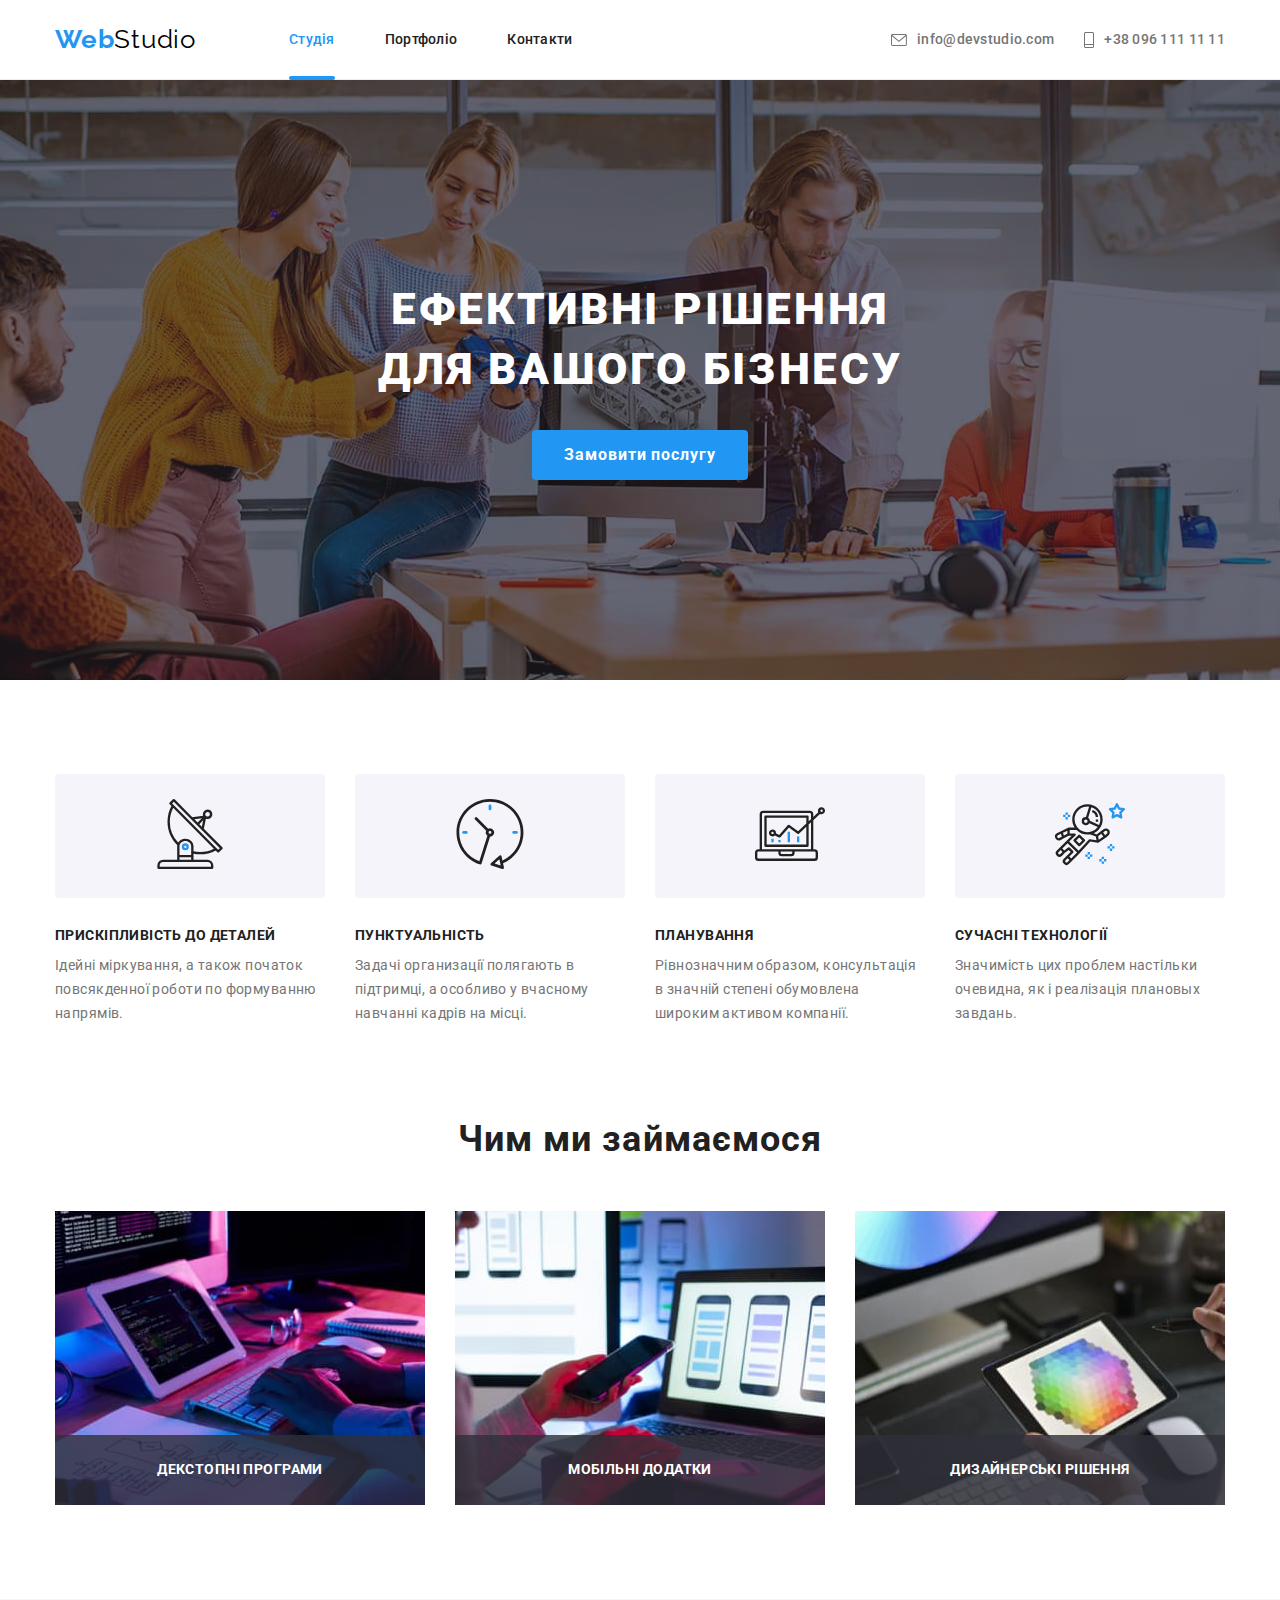
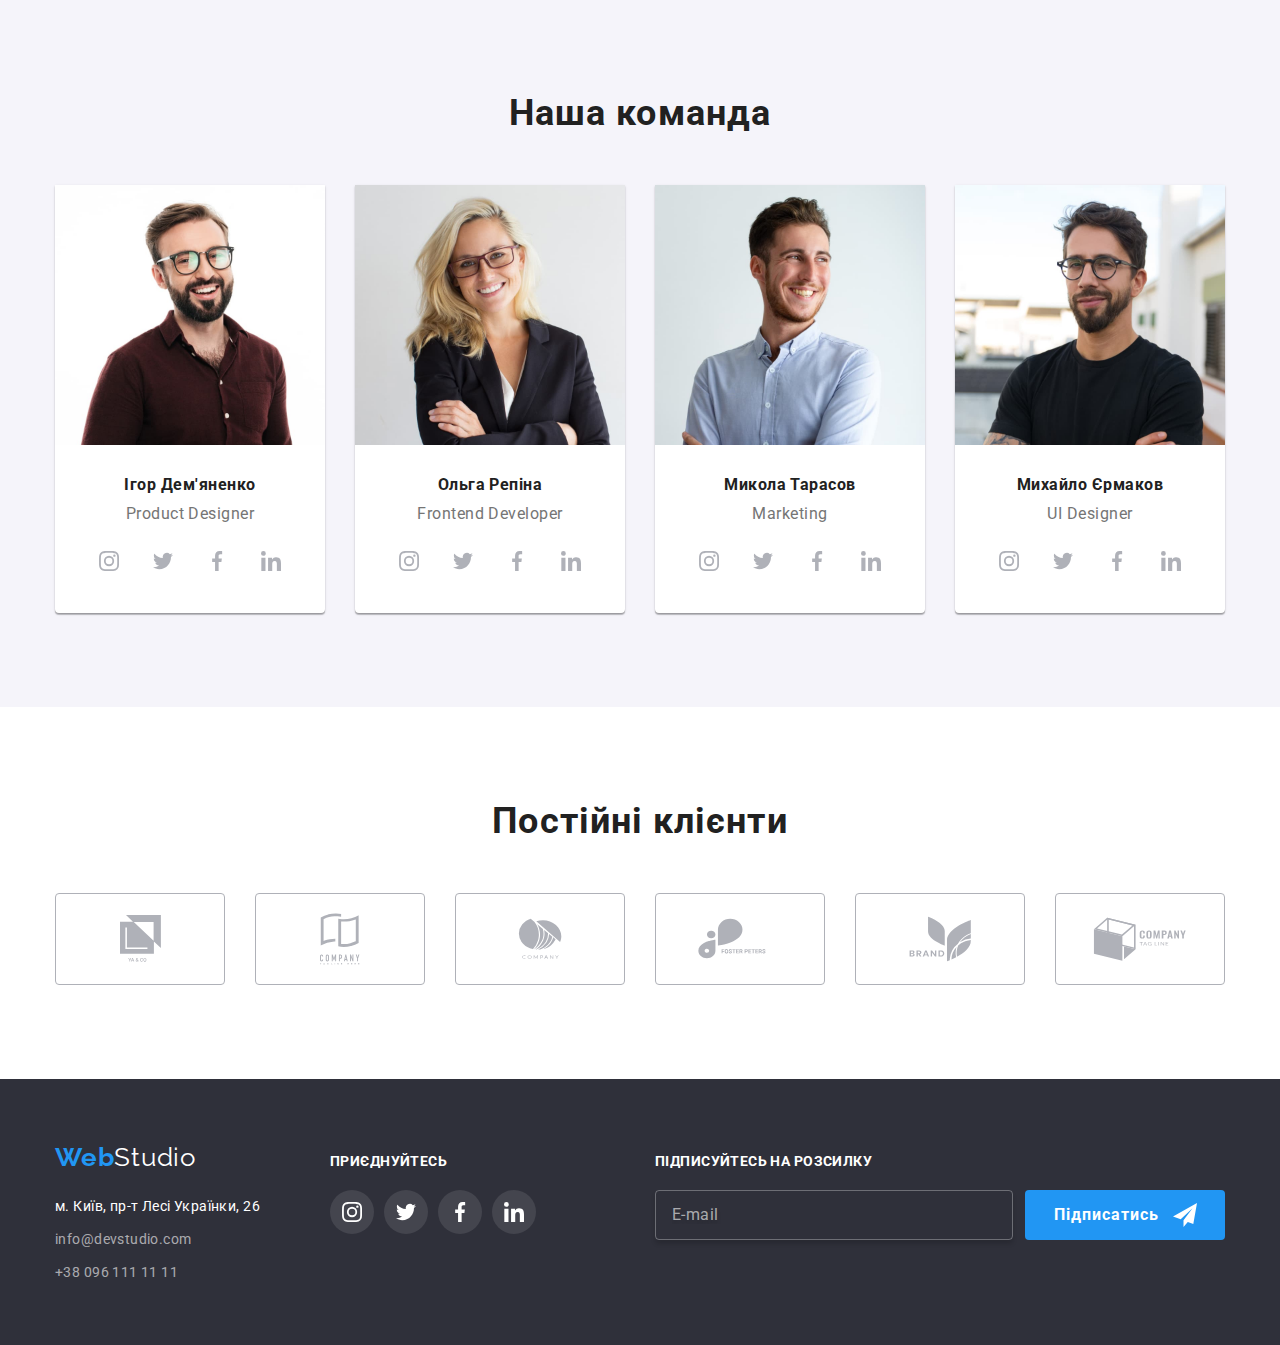
<file: index.html>
<!doctype html>
<html lang="uk-UA">
    <head>
        <meta charset="UTF-8">
        <meta name="viewport" content="width=device-width, initial-scale=1.0">
        <meta http-equiv="X-UA-Compatible" content="ie=edge">
        <title>Головна</title>
        <!--Імпорт шрифтів в HTML5-->
        <link rel="preconnect" href="https://fonts.googleapis.com">
        <link rel="preconnect" href="https://fonts.gstatic.com" crossorigin>
        <link href="https://fonts.googleapis.com/css2?family=Raleway:wght@700&family=Roboto:wght@400;500;700;900&display=swap"
              rel="stylesheet">
        <!--Імпорт зображення на шапку сайту-->
        <link rel="icon" href="./images/goit.png" type="image/png">
        <!--Підключення стилів-->
        <link rel="stylesheet" href="https://cdnjs.cloudflare.com/ajax/libs/modern-normalize/1.1.0/modern-normalize.min.css">
        <link rel="stylesheet" href="./styles/styles.css" type="text/css">
    </head>
    <!-- ДЗ №6 goit-markup-hw-06 -->

    <body class="body-general">

        <!--Хедер-->
        <header class="header-content">
            <!--Контейнер контенту - ширина 1200px-->
            <div class="container-content">
                <!--Обгортка для хедеру-->
                <div class="header-navigation">

                    <!--Блок навігації-->
                    <nav class="header-navigation">

                        <!--Логотип-->
                        <a class="header-logo" href="./"><span class="logo-prefix">Web</span>Studio</a>

                        <!--Навігація-->
                        <ul class="navigation-list">
                            <li class="navigation-item">
                                <a class="navigation-link current" href="./">Студія</a>
                            </li>
                            <li class="navigation-item">
                                <a class="navigation-link" href="./portfolio.html">Портфоліо</a>
                            </li>
                            <li class="navigation-item">
                                <a class="navigation-link" href="#">Контакти</a>
                            </li>
                        </ul>

                    </nav>

                    <!--Контакти-->
                    <ul class="header-contacts">
                        <li class="contact-item">
                            <a class="email-link" href="mailto:info@devstudio.com">
                                <svg class="contact-image" width="16px" height="12px">
                                    <use href="./images/icons.svg#envelope"></use>
                                </svg>
                                info@devstudio.com</a>
                        </li>
                        <li class="contact-item">
                            <a class="telephone-link" href="tel:380961111111">
                                <svg class="contact-image" width="10px" height="16px">
                                    <use href="./images/icons.svg#smartphone"></use>
                                </svg>
                                +38 096 111 11 11</a>
                        </li>
                    </ul>

                </div>
            </div>
        </header>

        <!--Контент-->
        <main class="main-content">

            <!--Замовлення-->
            <section class="section section-order">
                <!--Контейнер контенту - ширина 1200px-->
                <div class="container-content">

                        <h1 class="order-title">Ефективні рішення для вашого бізнесу</h1>

                        <button class="button" type="button" data-modal-open>Замовити послугу</button>

                </div>
            </section>

            <!--Про нас-->
            <section class="section">
                <!--Контейнер контенту - ширина 1200px-->
                <div class="container-content">

                    <!--Заголовок для секції-->
                    <h2 class="hidden-title">Цей заголовок схований</h2>

                    <!--Наші цілі-->
                    <ul class="box-list">
                        <li class="about-item">
                            <div class="about-box">
                                <svg class="about-image" width="70px" height="70px">
                                    <use href="./images/icons.svg#antenna"></use>
                                </svg>
                            </div>
                            <h3 class="about-title">Прискіпливість до деталей</h3>
                            <p class="about-text">
                                Ідейні міркування, а також початок повсякденної роботи по формуванню напрямів.
                            </p>
                        </li>
                        <li class="about-item">
                            <div class="about-box">
                                <svg class="about-image" width="70px" height="70px">
                                    <use href="./images/icons.svg#clock"></use>
                                </svg>
                            </div>
                            <h3 class="about-title">Пунктуальність</h3>
                            <p class="about-text">
                                Задачі организації полягають в підтримці, а особливо у вчасному навчанні кадрів на
                                місці.
                            </p>
                        </li>
                        <li class="about-item">
                            <div class="about-box">
                                <svg class="about-image" width="70px" height="70px">
                                    <use href="./images/icons.svg#diagram"></use>
                                </svg>
                            </div>
                            <h3 class="about-title">Планування</h3>
                            <p class="about-text">
                                Рівнозначним образом, консультація в значній степені обумовлена широким активом
                                компанії.
                            </p>
                        </li>
                        <li class="about-item">
                            <div class="about-box">
                                <svg class="about-image" width="70px" height="70px">
                                    <use href="./images/icons.svg#astronaut"></use>
                                </svg>
                            </div>
                            <h3 class="about-title">Сучасні технології</h3>
                            <p class="about-text">
                                Значимість цих проблем настільки очевидна, як і реалізація плановых завдань.
                            </p>
                        </li>
                    </ul>

                </div>
            </section>

            <!--Чим ми займаємося-->
            <section class="section section-our-work">
                <!--Контейнер контенту - ширина 1200px-->
                <div class="container-content">

                    <!--Заголовок для секції-->
                    <h2 class="work-title">Чим ми займаємося</h2>

                    <!--Наше покликання-->
                    <ul class="box-list">
                        <li class="work-item">
                            <img class="box-image" src="./images/image1.jpg" alt="Друк коду на клавіатурі"
                                 width="370" title="Втілюємо ваші мрії">
                            <h3 class="work-category">Декстопні програми</h3>
                        </li>
                        <li class="work-item">
                            <img class="box-image" src="./images/image2.jpg" alt="Звірка дизайну сторінки на смартфоні"
                                 width="370" title="Підтримуємо вас на вашому шляху">
                            <h3 class="work-category">Мобільні додатки</h3>
                        </li>
                        <li class="work-item">
                            <img class="box-image" src="./images/image3.jpg" alt="Вибір палітри кольорів на планшеті"
                                 width="370" title="Формуємо стратегію вашого успіху">
                            <h3 class="work-category">Дизайнерські рішення</h3>
                        </li>
                    </ul>

                </div>
            </section>

            <!--Наша команда-->
            <section class="section section-team">
                <!--Контейнер контенту - ширина 1200px-->
                <div class="container-content">

                    <!--Заголовок для секції-->
                    <h2 class="work-title">Наша команда</h2>

                    <!--Кадровий апарат-->
                    <ul class="box-list">

                        <li class="team-item">
                            <img class="box-image" src="./images/photo1.jpg" alt="Фото Ігор Дем'яненко"
                                 width="270" title="Ігор Дем'яненко">
                            <h3 class="team-name">Ігор Дем'яненко</h3>
                            <p class="team-name name-job">Product Designer</p>

                            <!--Соціальці мережі-->
                            <ul class="social-list">
                                <li class="social-item">
                                    <a class="social-link" href="#">
                                        <svg class="social-box" width="20px" height="20px">
                                            <use href="./images/icons.svg#instagram"></use>
                                        </svg>
                                    </a>
                                </li>
                                <li class="social-item">
                                    <a class="social-link" href="#">
                                        <svg class="social-box" width="20px" height="20px">
                                            <use href="./images/icons.svg#twitter"></use>
                                        </svg>
                                    </a>
                                </li>
                                <li class="social-item">
                                    <a class="social-link" href="#">
                                        <svg class="social-box" width="20px" height="20px">
                                            <use href="./images/icons.svg#facebook"></use>
                                        </svg>
                                    </a>
                                </li>
                                <li class="social-item">
                                    <a class="social-link" href="#">
                                        <svg class="social-box" width="20px" height="20px">
                                            <use href="./images/icons.svg#linkedin"></use>
                                        </svg>
                                    </a>
                                </li>
                            </ul>
                        </li>

                        <li class="team-item">
                            <img class="box-image" src="./images/photo2.jpg" alt="Фото Ольга Репіна"
                                 width="270" title="Ольга Репіна">
                            <h3 class="team-name">Ольга Репіна</h3>
                            <p class="team-name name-job">Frontend Developer</p>

                            <!--Соціальці мережі-->
                            <ul class="social-list">
                                <li class="social-item">
                                    <a class="social-link" href="#">
                                        <svg class="social-box" width="20px" height="20px">
                                            <use href="./images/icons.svg#instagram"></use>
                                        </svg>
                                    </a>
                                </li>
                                <li class="social-item">
                                    <a class="social-link" href="#">
                                        <svg class="social-box" width="20px" height="20px">
                                            <use href="./images/icons.svg#twitter"></use>
                                        </svg>
                                    </a>
                                </li>
                                <li class="social-item">
                                    <a class="social-link" href="#">
                                        <svg class="social-box" width="20px" height="20px">
                                            <use href="./images/icons.svg#facebook"></use>
                                        </svg>
                                    </a>
                                </li>
                                <li class="social-item">
                                    <a class="social-link" href="#">
                                        <svg class="social-box" width="20px" height="20px">
                                            <use href="./images/icons.svg#linkedin"></use>
                                        </svg>
                                    </a>
                                </li>
                            </ul>
                        </li>

                        <li class="team-item">
                            <img class="box-image" src="./images/photo3.jpg" alt="Фото Микола Тарасов"
                                 width="270" title="Микола Тарасов">
                            <h3 class="team-name">Микола Тарасов</h3>
                            <p class="team-name name-job">Marketing</p>

                            <!--Соціальці мережі-->
                            <ul class="social-list">
                                <li class="social-item">
                                    <a class="social-link" href="#">
                                        <svg class="social-box" width="20px" height="20px">
                                            <use href="./images/icons.svg#instagram"></use>
                                        </svg>
                                    </a>
                                </li>
                                <li class="social-item">
                                    <a class="social-link" href="#">
                                        <svg class="social-box" width="20px" height="20px">
                                            <use href="./images/icons.svg#twitter"></use>
                                        </svg>
                                    </a>
                                </li>
                                <li class="social-item">
                                    <a class="social-link" href="#">
                                        <svg class="social-box" width="20px" height="20px">
                                            <use href="./images/icons.svg#facebook"></use>
                                        </svg>
                                    </a>
                                </li>
                                <li class="social-item">
                                    <a class="social-link" href="#">
                                        <svg class="social-box" width="20px" height="20px">
                                            <use href="./images/icons.svg#linkedin"></use>
                                        </svg>
                                    </a>
                                </li>
                            </ul>
                        </li>

                        <li class="team-item">
                            <img class="box-image" src="./images/photo4.jpg" alt="Фото Михайло Єрмаков"
                                 width="270" title="Михайло Єрмаков">
                            <h3 class="team-name">Михайло Єрмаков</h3>
                            <p class="team-name name-job">UI Designer</p>

                            <!--Соціальці мережі-->
                            <ul class="social-list">
                                <li class="social-item">
                                    <a class="social-link" href="#">
                                        <svg class="social-box" width="20px" height="20px">
                                            <use href="./images/icons.svg#instagram"></use>
                                        </svg>
                                    </a>
                                </li>
                                <li class="social-item">
                                    <a class="social-link" href="#">
                                        <svg class="social-box" width="20px" height="20px">
                                            <use href="./images/icons.svg#twitter"></use>
                                        </svg>
                                    </a>
                                </li>
                                <li class="social-item">
                                    <a class="social-link" href="#">
                                        <svg class="social-box" width="20px" height="20px">
                                            <use href="./images/icons.svg#facebook"></use>
                                        </svg>
                                    </a>
                                </li>
                                <li class="social-item">
                                    <a class="social-link" href="#">
                                        <svg class="social-box" width="20px" height="20px">
                                            <use href="./images/icons.svg#linkedin"></use>
                                        </svg>
                                    </a>
                                </li>
                            </ul>
                        </li>

                    </ul>

                </div>
            </section>

            <!--Клієнти-->
            <section class="section">
                <!--Контейнер контенту - ширина 1200px-->
                <div class="container-content">

                    <!--Заголовок для секції-->
                    <h2 class="work-title">Постійні клієнти</h2>

                    <!--Клієнтура-->
                    <ul class="box-list">
                        <li class="client-item">
                            <a class="client-link" href="#">
                                <svg class="client-logo" width="41px" height="47px">
                                    <use href="./images/icons.svg#yaco"></use>
                                </svg>
                            </a>
                        </li>
                        <li class="client-item">
                            <a class="client-link" href="#">
                                <svg class="client-logo" width="40px" height="52px">
                                    <use href="./images/icons.svg#companytaglinehere"></use>
                                </svg>
                            </a>
                        </li>
                        <li class="client-item">
                            <a class="client-link" href="#">
                                <svg class="client-logo" width="44px" height="41px">
                                    <use href="./images/icons.svg#company"></use>
                                </svg>
                            </a>
                        </li>
                        <li class="client-item">
                            <a class="client-link" href="#">
                                <svg class="client-logo" width="84px" height="41px">
                                    <use href="./images/icons.svg#fosterpeters"></use>
                                </svg>
                            </a>
                        </li>
                        <li class="client-item">
                            <a class="client-link" href="#">
                                <svg class="client-logo" width="63px" height="46px">
                                    <use href="./images/icons.svg#brand"></use>
                                </svg>
                            </a>
                        </li>
                        <li class="client-item">
                            <a class="client-link" href="#">
                                <svg class="client-logo" width="94px" height="44px">
                                    <use href="./images/icons.svg#companytagline"></use>
                                </svg>
                            </a>
                        </li>
                    </ul>

                </div>
            </section>

        </main>

        <!--Футер-->
        <footer class="footer-content">
            <!--Контейнер контенту - ширина 1200px-->
            <div class="container-content">
                <!--Обгортка для футера-->
                <div class="footer-box">

                    <!--Блок для логотипу та адреси футера-->
                    <div class="footer-contact">

                        <!--Логотип футера-->
                        <a class="header-logo footer-logo" href="./"><span class="logo-prefix">Web</span>Studio</a>

                        <!--Адреса футера-->
                        <address class="footer-address">
                            <ul class="address-list">
                                <li class="address-item">
                                    <a class="address-link" href="https://bit.ly/3pXMvUd" target="_blank"
                                       rel="noopener noreferrer">м. Київ, пр-т Лесі Українки, 26</a>
                                </li>
                                <li class="address-item">
                                    <a class="email-link footer-email" href="mailto:info@devstudio.com">info@devstudio.com</a>
                                </li>
                                <li class="address-item">
                                    <a class="telephone-link footer-telephone" href="tel:380961111111">+38 096 111 11 11</a>
                                </li>
                            </ul>
                        </address>

                    </div>


                    <!--Приєднуйтесь-->
                    <div class="join-box">

                        <h3 class="join-title">Приєднуйтесь</h3>

                        <!--Приєднуйтесь - Соціальці мережі-->
                        <ul class="social-list">
                            <li class="social-item">
                                <a class="social-link join" href="#">
                                    <svg class="social-box" width="20px" height="20px">
                                        <use href="./images/icons.svg#instagram"></use>
                                    </svg>
                                </a>
                            </li>
                            <li class="social-item">
                                <a class="social-link join" href="#">
                                    <svg class="social-box" width="20px" height="20px">
                                        <use href="./images/icons.svg#twitter"></use>
                                    </svg>
                                </a>
                            </li>
                            <li class="social-item">
                                <a class="social-link join" href="#">
                                    <svg class="social-box" width="20px" height="20px">
                                        <use href="./images/icons.svg#facebook"></use>
                                    </svg>
                                </a>
                            </li>
                            <li class="social-item">
                                <a class="social-link join" href="#">
                                    <svg class="social-box" width="20px" height="20px">
                                        <use href="./images/icons.svg#linkedin"></use>
                                    </svg>
                                </a>
                            </li>
                        </ul>

                    </div>

                    <!--Підписуйтесь на розсилку-->
                    <div class="subscription-box">

                        <h3 class="join-title">Підписуйтесь на розсилку</h3>

                        <!--Форма на розсилку-->
                        <form class="subscription-form" action="#" method="post">
                            <label class="hidden-title" for="subscription-email">Введіть email:</label>
                            <input class="subscription-email" type="email" name="subscription-email" id="subscription-email" placeholder="E-mail" required>
                            <button class="button subscription-button" type="submit">Підписатись
                                <svg class="subscription-image" width="24px" height="24px">
                                    <use href="./images/icons.svg#send"></use>
                                </svg>
                            </button>

                        </form>

                    </div>

                </div>
            </div>
        </footer>

        <!--Бекдроп-->
        <div class="backdrop is-hidden" data-modal>

            <!--Модальне вікно-->
            <div class="modal-box" data-box>

                <!--Контент модального вікна-->
                <button class="button-close" type="button" title="Закрити" data-modal-close>
                    <svg class="button-close-image" width="11px" height="11px">
                        <use href="./images/icons.svg#close"></use>
                    </svg>
                </button>

                <p class="modal-title">Залишіть свої дані, ми вам перезвонимо</p>

                <!--Форма модального вікна-->
                <form class="modal-form" action="#" method="post" autocomplete="off">

                    <label class="modal-label" for="modal-name">Ім'я</label>
                    <div class="modal-input">
                        <input class="modal-name" type="text" id="modal-name" name="user-name" required>
                        <svg class="modal-input-image" width="12px" height="12px">
                            <use href="./images/icons.svg#person"></use>
                        </svg>
                    </div>

                    <label class="modal-label" for="modal-phone">Телефон</label>
                    <div class="modal-input">
                        <input class="modal-phone" type="tel" id="modal-phone" name="user-phone" required>
                        <svg class="modal-input-image" width="14px" height="14px">
                            <use href="./images/icons.svg#phone"></use>
                        </svg>
                    </div>

                    <label class="modal-label" for="modal-email">Пошта</label>
                    <div class="modal-input">
                        <input class="modal-email" type="email" id="modal-email" name="user-email" required autocomplete="on">
                        <svg class="modal-input-image" width="16px" height="12px">
                            <use href="./images/icons.svg#email"></use>
                        </svg>
                    </div>

                    <label class="modal-label" for="modal-comment">Коментарі</label>
                    <textarea class="modal-comment" id="modal-comment" name="user-comment" placeholder="Введіть текст"></textarea>

                    <div class="modal-label-conditions">

                        <input class="modal-conditions" type="checkbox" id="modal-conditions" value="conditions" name="user-conditions">

                        <div class="conditions-box"></div>

                        <svg class="modal-conditions-image" width="13px" height="10px">
                            <use href="./images/icons.svg#check"></use>
                        </svg>

                        <label class="modal-conditions-title" for="modal-conditions">Погоджуюсь із розсилкою та приймаю</label>

                        <a class="modal-conditions-link" href="#">Умови договору</a>

                    </div>

                    <button class="button modal-button" type="submit" name="form-modal-button">Відправити</button>

                </form>

            </div>

        </div>

        <script src="./js/modal.js"></script>

    </body>

</html>
</file>
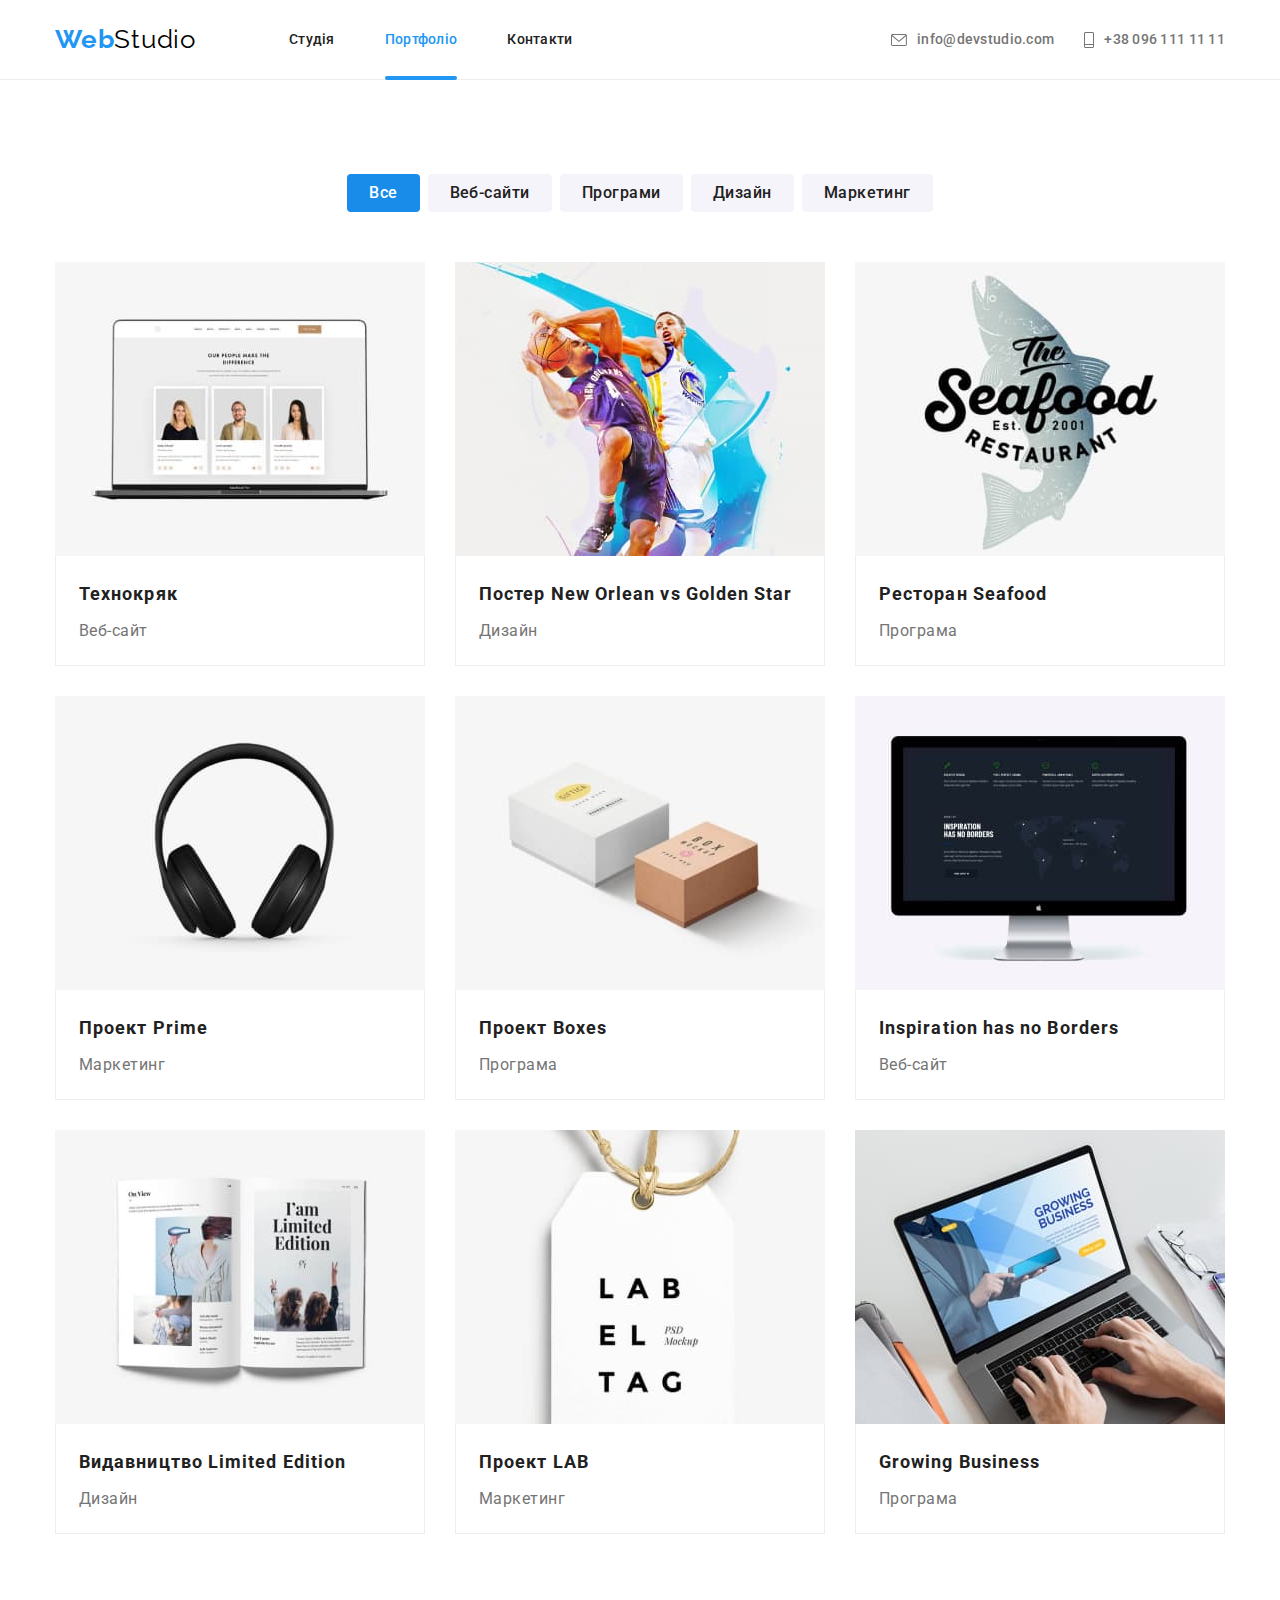
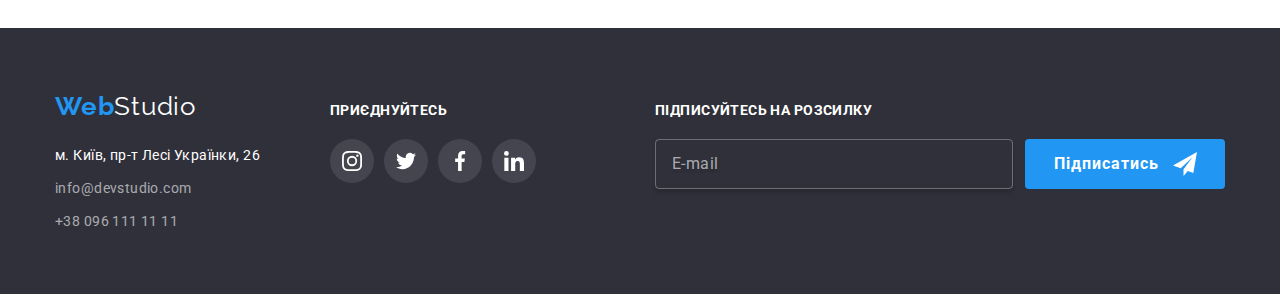
<file: portfolio.html>
<!doctype html>
<html lang="uk-UA">
    <head>
        <meta charset="UTF-8">
        <meta name="viewport" content="width=device-width, initial-scale=1.0">
        <meta http-equiv="X-UA-Compatible" content="ie=edge">
        <title>Портфоліо</title>
        <!--Імпорт шрифтів в HTML5-->
        <link rel="preconnect" href="https://fonts.googleapis.com">
        <link rel="preconnect" href="https://fonts.gstatic.com" crossorigin>
        <link href="https://fonts.googleapis.com/css2?family=Raleway:wght@700&family=Roboto:wght@400;500;700;900&display=swap"
              rel="stylesheet">
        <!--Імпорт зображення на шапку сайту-->
        <link rel="icon" href="./images/goit.png" type="image/png">
        <!--Підключення стилів-->
        <link rel="stylesheet" href="https://cdnjs.cloudflare.com/ajax/libs/modern-normalize/1.1.0/modern-normalize.min.css">
        <link rel="stylesheet" href="./styles/styles.css" type="text/css">
    </head>
    <!-- ДЗ №6 goit-markup-hw-06 -->

    <body class="body-general">

        <!--Хедер-->
        <header class="header-content">
            <!--Контейнер контенту - ширина 1200px-->
            <div class="container-content">
                <!--Обгортка для хедеру-->
                <div class="header-navigation">

                    <!--Блок навігації-->
                    <nav class="header-navigation">

                        <!--Логотип-->
                        <a class="header-logo" href="./"><span class="logo-prefix">Web</span>Studio</a>

                        <!--Навігація-->
                        <ul class="navigation-list">
                            <li class="navigation-item">
                                <a class="navigation-link" href="./">Студія</a>
                            </li>
                            <li class="navigation-item">
                                <a class="navigation-link current" href="./portfolio.html">Портфоліо</a>
                            </li>
                            <li class="navigation-item">
                                <a class="navigation-link" href="#">Контакти</a>
                            </li>
                        </ul>

                    </nav>

                    <!--Контакти-->
                    <ul class="header-contacts">
                        <li class="contact-item">
                            <a class="email-link" href="mailto:info@devstudio.com">
                                <svg class="contact-image" width="16px" height="12px">
                                    <use href="./images/icons.svg#envelope"></use>
                                </svg>
                                info@devstudio.com</a>
                        </li>
                        <li class="contact-item">
                            <a class="telephone-link" href="tel:380961111111">
                                <svg class="contact-image" width="10px" height="16px">
                                    <use href="./images/icons.svg#smartphone"></use>
                                </svg>
                                +38 096 111 11 11</a>
                        </li>
                    </ul>

                </div>
            </div>
        </header>

        <!--Контент-->
        <main class="main-content">

            <!--Секція постерів-->
            <section class="section">
                <!--Контейнер контенту - ширина 1200px-->
                <div class="container-content">

                    <!--Заголовок для секції-->
                    <h1 class="hidden-title">Цей заголовок схований</h1>

                    <!--Фільтр-->
                    <ul class="filter-list">
                        <li class="filter-item">
                            <button class="button filter-button cheсked" type="button">Все</button>
                        </li>
                        <li class="filter-item">
                            <button class="button filter-button" type="button">Веб-сайти</button>
                        </li>
                        <li class="filter-item">
                            <button class="button filter-button" type="button">Програми</button>
                        </li>
                        <li class="filter-item">
                            <button class="button filter-button" type="button">Дизайн</button>
                        </li>
                        <li class="filter-item">
                            <button class="button filter-button" type="button">Маркетинг</button>
                        </li>
                    </ul>

                    <!--Постери-->
                    <ul class="box-list">
                        <li class="poster-item">
                            <div class="poster-overlay">
                                <img class="box-image" src="./images/imageprofile1.jpg"
                                    width="370" alt="Технокряк" title="Технокряк">
                                <p class="poster-title">Ресурс пропонує комплексні пропозиції з різним рівнем функціоналу
                                    та сервісів. Все це дозволить відвідувачу отримати вичерпні відомості про компанію або
                                    приватну особу.</p>
                            </div>
                            <div class="poster-text">
                                <h3 class="poster-name">Технокряк</h3>
                                <p class="poster-category">Веб-сайт</p>
                            </div>
                        </li>
                        <li class="poster-item">
                            <div class="poster-overlay">
                                <img class="box-image" src="./images/imageprofile2.jpg"
                                    width="370" alt="Постер New Orlean vs Golden Star" title="Постер New Orlean vs Golden Star">
                                <p class="poster-title">Ресурс пропонує комплексні пропозиції з різним рівнем функціоналу
                                    та сервісів. Все це дозволить відвідувачу отримати вичерпні відомості про компанію або
                                    приватну особу.</p>
                            </div>
                            <div class="poster-text">
                                <h3 class="poster-name">Постер New Orlean vs Golden Star</h3>
                                <p class="poster-category">Дизайн</p>
                            </div>
                        </li>
                        <li class="poster-item">
                            <div class="poster-overlay">
                                <img class="box-image" src="./images/imageprofile3.jpg"
                                    width="370" alt="Ресторан Seafood" title="Ресторан Seafood">
                                <p class="poster-title">Ресурс пропонує комплексні пропозиції з різним рівнем функціоналу
                                    та сервісів. Все це дозволить відвідувачу отримати вичерпні відомості про компанію або
                                    приватну особу.</p>
                            </div>
                            <div class="poster-text">
                                <h3 class="poster-name">Ресторан Seafood</h3>
                                <p class="poster-category">Програма</p>
                            </div>
                        </li>
                        <li class="poster-item">
                            <div class="poster-overlay">
                                <img class="box-image" src="./images/imageprofile4.jpg"
                                    width="370" alt="Проект Prime" title="Проект Prime">
                                <p class="poster-title">Ресурс пропонує комплексні пропозиції з різним рівнем функціоналу
                                    та сервісів. Все це дозволить відвідувачу отримати вичерпні відомості про компанію або
                                    приватну особу.</p>
                            </div>
                            <div class="poster-text">
                                <h3 class="poster-name">Проект Prime</h3>
                                <p class="poster-category">Маркетинг</p>
                            </div>
                        </li>
                        <li class="poster-item">
                            <div class="poster-overlay">
                                <img class="box-image" src="./images/imageprofile5.jpg"
                                    width="370" alt="Проект Boxes" title="Проект Boxes">
                                <p class="poster-title">Ресурс пропонує комплексні пропозиції з різним рівнем функціоналу
                                    та сервісів. Все це дозволить відвідувачу отримати вичерпні відомості про компанію або
                                    приватну особу.</p>
                            </div>
                            <div class="poster-text">
                                <h3 class="poster-name">Проект Boxes</h3>
                                <p class="poster-category">Програма</p>
                            </div>
                        </li>
                        <li class="poster-item">
                            <div class="poster-overlay">
                                <img class="box-image" src="./images/imageprofile6.jpg"
                                    width="370" alt="Inspiration has no Borders" title="Inspiration has no Borders">
                                <p class="poster-title">Ресурс пропонує комплексні пропозиції з різним рівнем функціоналу
                                    та сервісів. Все це дозволить відвідувачу отримати вичерпні відомості про компанію або
                                    приватну особу.</p>
                            </div>
                            <div class="poster-text">
                                <h3 class="poster-name">Inspiration has no Borders</h3>
                                <p class="poster-category">Веб-сайт</p>
                            </div>
                        </li>
                        <li class="poster-item">
                            <div class="poster-overlay">
                                <img class="box-image" src="./images/imageprofile7.jpg"
                                    width="370" alt="Видавництво Limited Edition" title="Видавництво Limited Edition">
                                <p class="poster-title">Ресурс пропонує комплексні пропозиції з різним рівнем функціоналу
                                    та сервісів. Все це дозволить відвідувачу отримати вичерпні відомості про компанію або
                                    приватну особу.</p>
                            </div>
                            <div class="poster-text">
                                <h3 class="poster-name">Видавництво Limited Edition</h3>
                                <p class="poster-category">Дизайн</p>
                            </div>
                        </li>
                        <li class="poster-item">
                            <div class="poster-overlay">
                                <img class="box-image" src="./images/imageprofile8.jpg"
                                    width="370" alt="Проект LAB" title="Проект LAB">
                                <p class="poster-title">Ресурс пропонує комплексні пропозиції з різним рівнем функціоналу
                                    та сервісів. Все це дозволить відвідувачу отримати вичерпні відомості про компанію або
                                    приватну особу.</p>
                            </div>
                            <div class="poster-text">
                                <h3 class="poster-name">Проект LAB</h3>
                                <p class="poster-category">Маркетинг</p>
                            </div>
                        </li>
                        <li class="poster-item">
                            <div class="poster-overlay">
                                <img class="box-image" src="./images/imageprofile9.jpg"
                                    width="370" alt="Growing Business" title="Growing Business">
                                <p class="poster-title">Ресурс пропонує комплексні пропозиції з різним рівнем функціоналу
                                    та сервісів. Все це дозволить відвідувачу отримати вичерпні відомості про компанію або
                                    приватну особу.</p>
                            </div>
                            <div class="poster-text">
                                <h3 class="poster-name">Growing Business</h3>
                                <p class="poster-category">Програма</p>
                            </div>
                        </li>
                    </ul>

                </div>
            </section>

        </main>

        <!--Футер-->
        <footer class="footer-content">
            <!--Контейнер контенту - ширина 1200px-->
            <div class="container-content">
                <!--Обгортка для футера-->
                <div class="footer-box">

                    <!--Блок для логотипу та адреси футера-->
                    <div class="footer-contact">

                        <!--Логотип футера-->
                        <a class="header-logo footer-logo" href="./"><span class="logo-prefix">Web</span>Studio</a>

                        <!--Адреса футера-->
                        <address class="footer-address">
                            <ul class="address-list">
                                <li class="address-item">
                                    <a class="address-link" href="https://bit.ly/3pXMvUd" target="_blank"
                                       rel="noopener noreferrer">м. Київ, пр-т Лесі Українки, 26</a>
                                </li>
                                <li class="address-item">
                                    <a class="email-link footer-email" href="mailto:info@devstudio.com">info@devstudio.com</a>
                                </li>
                                <li class="address-item">
                                    <a class="telephone-link footer-telephone" href="tel:380961111111">+38 096 111 11 11</a>
                                </li>
                            </ul>
                        </address>

                    </div>

                    <!--Приєднуйтесь-->
                    <div class="join-box">

                        <h3 class="join-title">Приєднуйтесь</h3>

                        <!--Приєднуйтесь - Соціальці мережі-->
                        <ul class="social-list">
                            <li class="social-item">
                                <a class="social-link join" href="#">
                                    <svg class="social-box" width="20px" height="20px">
                                        <use href="./images/icons.svg#instagram"></use>
                                    </svg>
                                </a>
                            </li>
                            <li class="social-item">
                                <a class="social-link join" href="#">
                                    <svg class="social-box" width="20px" height="20px">
                                        <use href="./images/icons.svg#twitter"></use>
                                    </svg>
                                </a>
                            </li>
                            <li class="social-item">
                                <a class="social-link join" href="#">
                                    <svg class="social-box" width="20px" height="20px">
                                        <use href="./images/icons.svg#facebook"></use>
                                    </svg>
                                </a>
                            </li>
                            <li class="social-item">
                                <a class="social-link join" href="#">
                                    <svg class="social-box" width="20px" height="20px">
                                        <use href="./images/icons.svg#linkedin"></use>
                                    </svg>
                                </a>
                            </li>
                        </ul>

                    </div>

                    <!--Підписуйтесь на розсилку-->
                    <div class="subscription-box">

                        <h3 class="join-title">Підписуйтесь на розсилку</h3>

                        <!--Форма на розсилку-->
                        <form class="subscription-form" action="#" method="post">
                            <label class="hidden-title" for="subscription-email">Введіть email:</label>
                            <input class="subscription-email" type="email" name="subscription-email" id="subscription-email" placeholder="E-mail">
                            <button class="button subscription-button" type="submit">Підписатись
                                <svg class="subscription-image" width="24px" height="24px">
                                    <use href="./images/icons.svg#send"></use>
                                </svg>
                            </button>

                        </form>

                    </div>

                </div>
            </div>
        </footer>

    </body>

</html>
</file>
<file: styles/styles.css>
:root {
    /*Кольори для фону секцій*/
    --primary-section-fon: #2F303A;
    --secondary-section-fon: #F5F4FA;
    --social-fon: rgba(255, 255, 255, 0.1);
    --overlay-fon: rgba(33, 150, 243, 0.9);

    /*Кольори для контенту*/
    --content-color: #FFFFFF;

    /*Кольори рамок*/
    --border-header-color: #ECECEC;
    --border-content-color: #EEEEEE;
    --border-subscription-email: rgba(255, 255, 255, 0.3);
    --modal-form: rgba(33, 33, 33, 0.2);

    /*Кольори тексту*/
    --logo-color: #000000;
    --primary-text-color: #212121;
    --secondary-text-color: #757575;
    --footer-text-color: rgba(255, 255, 255, 0.6);
    --icon-social: #afb1b8;
    --modal-placeholder: rgba(117, 117, 117, 0.5);

    /*Кольори блоків, ефектів ховера і фокусу*/
    --general-color: #2196F3;
    --focus-color: #188ce8;
    --gradient-color-1: #104970;
    --gradient-color-2: #a9a9ad;

    /*Кольори тіней та затемнень*/
    --shadow-button: rgba(0, 0, 0, 0.25);
    --main-shadow-button: rgba(0, 0, 0, 0.15);
    --box-shadow-1: rgba(0, 0, 0, 0.12);
    --box-shadow-2: rgba(0, 0, 0, 0.14);
    --box-shadow-3: rgba(0, 0, 0, 0.2);
    --box-shadow-4: rgba(0, 0, 0, 0.1);
    --box-shadow-5: rgba(0, 0, 0, 0.8);
    --box-shadow-6: rgba(0, 0, 0, 0.06);
    --box-shadow-7: rgba(0, 0, 0, 0.16);
    --box-shadow-8: rgba(47, 48, 58, 0.4);
    --box-shadow-9: rgba(47, 48, 58, 0.8);
}

/*Обнулення стилів браузера*/
html {
    box-sizing: border-box;
}

*,
*::after,
*::before {
    box-sizing: inherit;
    margin: 0;
}

h1,
h2,
h3,
h4,
h5,
h6,
p {
    margin: 0;
}

a {
    text-decoration: none;
    color: inherit;
}

ul {
    list-style: none;
    padding: 0;
    margin: 0;
}

img {
    display: block;
    max-width: 100%;
    height: auto;
}

address {
    font-style: normal;
}

/*Фон сторінки та головний шрифт*/
.body-general {
    background-color: var(--content-color);
    display: flex;
    flex-direction: column;
    min-height: 100vh;
    font-family: 'Roboto', sans-serif;
    font-weight: 500;
    font-size: 14px;
    line-height: 1.14;
    letter-spacing: 0.02em;
    color: var(--primary-text-color);
}
/*Контейнер контенту - ширина 1200px*/
.container-content {
    max-width: 1200px;
    padding: 0 15px;
    margin: 0 auto;
}

/*Хедер*/
.header-content {
    /*height: 80px;*/
    background-color: var(--content-color);
    border-bottom: 1px solid var(--border-header-color);
}

/*Обгортка для хедеру та блок навігації*/
.header-navigation {
    display: flex;
    align-items: center;
}

/*Логотип*/
.header-logo {
    display: inline-block;
    font-family: 'Raleway', sans-serif;
    font-weight: 400;
    font-size: 26px;
    line-height: 1.4;
    letter-spacing: 0.03em;
    color: var(--logo-color);
    transition-property: transform;
    transition-duration: 250ms;
    transition-timing-function:
        cubic-bezier(0.4, 0, 0.2, 1);
}

.logo-prefix {
    font-weight: 700;
    line-height: 1.2;
    color: var(--general-color);
}

.header-logo:focus {
    /*outline: none;*/
    transform: scale(1.1);
}

.header-logo:hover {
    transform: scale(1.2);
}

/*Навігація*/
.navigation-list {
    display: flex;
    margin-left: 93px;
}

.navigation-item + .navigation-item {
    margin-left: 50px;
}

.navigation-item {
    position: relative;
}

.navigation-item::before {
    content: '';
    position: absolute;
    right: 0;
    bottom: -1px;
    height: 4px;
    width: 0;
    background-color: var(--general-color);
    border-radius: 2px;
    /* transition-property: width background-color;
    transition-duration: 250ms;
    transition-timing-function:
        cubic-bezier(0.4, 0, 0.2, 1); */

    animation-name: animation-underline-none;
    animation-duration: 250ms;
    animation-direction: alternate;
    animation-fill-mode: forwards;
    animation-timing-function: cubic-bezier(0.4, 0, 0.2, 1);
}

@keyframes animation-underline {
    0% {
        left: 0;
        width: 0;
        background-color: var(--focus-color);
    }

    100% {
        left: 0;
        width: 100%;
        background-color: var(--focus-color);
    }
}

@keyframes animation-underline-none {
    0% {
        right: 0;
        width: 100%;
        background-color: var(--focus-color);
    }

    100% {
        right: 0;
        width: 0;
        background-color: var(--focus-color);
    }
}

.navigation-item:focus::before {
    /* left: 0;
    width: 100%;
    background-color: var(--focus-color); */

    animation-name: animation-underline;
    animation-duration: 250ms;
    animation-direction: alternate;
    animation-fill-mode: forwards;
    animation-timing-function: cubic-bezier(0.4, 0, 0.2, 1);
}

.navigation-item:hover::before {
    /* left: 0;
    width: 100%;
    background-color: var(--general-color); */

    animation-name: animation-underline;
    animation-duration: 250ms;
    animation-direction: alternate;
    animation-fill-mode: forwards;
    animation-timing-function: cubic-bezier(0.4, 0, 0.2, 1);
}

.navigation-link {
    display: block;
    position: relative;
    color: var(--primary-text-color);
    padding: 32px 0 31px;
    transition-property: color;
    transition-duration: 250ms;
    transition-timing-function:
        cubic-bezier(0.4, 0, 0.2, 1);
}

/*Декоративний елемент*/
/* .navigation-link::before {
    content: '';
    position: absolute;
    right: 0;
    bottom: -1px;
    height: 4px;
    width: 0;
    background-color: var(--general-color);
    border-radius: 2px; */
    /* transition-property: width background-color;
    transition-duration: 250ms;
    transition-timing-function:
        cubic-bezier(0.4, 0, 0.2, 1); */

    /* animation-name: animation-underline-none;
    animation-duration: 250ms;
    animation-direction: alternate;
    animation-fill-mode: forwards;
    animation-timing-function: cubic-bezier(0.4, 0, 0.2, 1);
} */

.current {
    color: var(--general-color);
    transition-property: color;
    transition-duration: 250ms;
    transition-timing-function:
        cubic-bezier(0.4, 0, 0.2, 1);
}

/*Декоративний елемент*/
.current::after {
    content: '';
    position: absolute;
    left: 0;
    bottom: -1px;
    height: 4px;
    width: 100%;
    background-color: var(--general-color);
    border-radius: 2px;
    transition-property: background-color;
    transition-duration: 250ms;
    transition-timing-function:
        cubic-bezier(0.4, 0, 0.2, 1);
}

.navigation-link:focus,
.current:focus {
    color: var(--focus-color);
}

.navigation-link:hover,
.current:hover {
    color: var(--general-color);
}

/* @keyframes animation-underline {
    0% {
        left: 0;
        width: 0;
        background-color: var(--focus-color);
    }

    100% {
        left: 0;
        width: 100%;
        background-color: var(--focus-color);
    }
}

@keyframes animation-underline-none {
    0% {
        right: 0;
        width: 100%;
        background-color: var(--focus-color);
    }

    100% {
        right: 0;
        width: 0;
        background-color: var(--focus-color);
    }
} */

/* .navigation-link:focus::before { */
    /* left: 0;
    width: 100%;
    background-color: var(--focus-color); */

    /* animation-name: animation-underline;
    animation-duration: 250ms;
    animation-direction: alternate;
    animation-fill-mode: forwards;
    animation-timing-function: cubic-bezier(0.4, 0, 0.2, 1);
} */

/* .navigation-link:hover::before { */
    /* left: 0;
    width: 100%;
    background-color: var(--general-color); */

    /* animation-name: animation-underline;
    animation-duration: 250ms;
    animation-direction: alternate;
    animation-fill-mode: forwards;
    animation-timing-function: cubic-bezier(0.4, 0, 0.2, 1);
} */

.current:focus::after {
    background-color: var(--focus-color);
}

.current:hover::after {
    background-color: var(--general-color);
}

/*Контакти*/
.header-contacts {
    display: flex;
    margin-left: auto;
}

.contact-item + .contact-item {
    margin-left: 30px;
}

.email-link,
.telephone-link {
    display: flex;
    position: relative;
    padding: 32px 0 31px;
    align-items: center;
    color: var(--secondary-text-color);
    transition-property: color fill;
    transition-duration: 250ms;
    transition-timing-function:
        cubic-bezier(0.4, 0, 0.2, 1);
}

/*Декоративний елемент*/
/* .email-link::before,
.telephone-link::before {
    content: '';
    position: absolute;
    right: 0;
    bottom: -1px;
    height: 4px;
    width: 0;
    background-color: var(--general-color);
    border-radius: 2px;
    transition-property: width;
    transition-duration: 250ms;
    transition-timing-function:
        cubic-bezier(0.4, 0, 0.2, 1);
}

.email-link:focus::before,
.telephone-link:focus::before {
    left: 0;
    width: 100%;
    background-color: var(--focus-color);
}

.email-link:hover::before,
.telephone-link:hover::before {
    left: 0;
    width: 100%;
    background-color: var(--general-color);
} */

.contact-image {
    display: inline-block;
    margin-right: 10px;
    fill: currentColor;
}

.email-link:focus,
.telephone-link:focus {
    color: var(--focus-color);
    fill: currentColor;
}

.email-link:hover,
.telephone-link:hover {
    color: var(--general-color);
    fill: currentColor;
}

/*Контент*/
.main-content {
    background-color: inherit;
    flex: 1 0 auto;
    /*Ця опція необхідна для того, щоб футер завжди був притиснутий до низу viewport при відсутності контенту*/
    /* Розширений запис властивості flex:*/
    /* flex-grow: 1; Коефіцієнт розтягування - коефіцієнт збільшення ширини flex-елементу відносно інших flex-елементів.*/
    /* flex-shrink: 0; Коефіцієнт звуження - коефіцієнт зменшення ширини flex-елементу щодо інших flex-елементів.*/
    /* flex-basis: auto; Базова ширина flex-елемента. */
}

.section {
    padding: 94px 0;
}

/*Замовлення*/
.section-order {
    /*height: 600px;*/
    padding: 200px 0;
    text-align: center;
    background-color: var(--primary-section-fon);
    background-image:
        linear-gradient(to right,
            var(--box-shadow-8),
            var(--box-shadow-8)),
        url("../images/photo.jpg");
    background-position: center;
    background-repeat: no-repeat;
}

.order-title {
    margin: 0 auto 30px;
    max-width: 600px;
    font-weight: 900;
    font-size: 44px;
    line-height: 1.36;
    letter-spacing: 0.06em;
    text-transform: uppercase;
    color: var(--content-color);
}

.button {
    background: var(--general-color);
    padding: 10px 32px;
    border: 0;
    border-radius: 4px;
    font-family: inherit;
    font-weight: 700;
    font-size: 16px;
    line-height: 1.88;
    letter-spacing: 0.06em;
    color: var(--content-color);
    /* box-shadow:
        0 4px 4px var(--shadow-button); */
    user-select: none;
    cursor: pointer;
    transition-property: background-image box-shadow text-shadow;
    transition-duration: 250ms;
    transition-timing-function:
        cubic-bezier(0.4, 0, 0.2, 1);
}

.button:focus,
.button:hover, 
.button:active {
    background: var(--focus-color);
    box-shadow:
        0 4px 4px var(--main-shadow-button);
}

/* .button:hover {
    background-image:
        linear-gradient(var(--general-color),
            var(--gradient-color-1));
}

.button:active {
    background-image:
        linear-gradient(var(--general-color),
            var(--gradient-color-1));
    box-shadow:
        inset 4px 4px 8px var(--main-shadow-button),
        inset -4px 4px 4px var(--main-shadow-button),
        inset 4px -4px 4px var(--main-shadow-button),
        inset -4px -4px 4px var(--main-shadow-button);
    text-shadow:
        4px 4px 4px var(--main-shadow-button),
        -4px 4px 4px var(--main-shadow-button),
        4px -4px 4px var(--main-shadow-button),
        -4px -4px 4px var(--main-shadow-button);
} */

/*Про нас*/

/*Заголовок для секції*/
.hidden-title {
    position: absolute;
    width: 1px;
    height: 1px;
    margin: -1px;
    border: 0;
    padding: 0;
    white-space: nowrap;
    clip-path: inset(100%);
    clip: rect(0 0 0 0);
    overflow: hidden;
}

/*Наші цілі*/
.box-list {
    display: flex;
    flex-wrap: wrap;
    margin: -15px;
}

.about-item {
    max-width: 270px;
    margin: 15px;
}

.about-box {
    /*height: 120px;*/
    background-color: var(--secondary-section-fon);
    border-radius: 4px;
    padding: 25px 0;
    margin-bottom: 30px;
    text-align: center;
}

.about-image {
    display: inline;
}

.about-title {
    margin-bottom: 10px;
    font-size: inherit;
    line-height: inherit;
    letter-spacing: 0.03em;
    text-transform: uppercase;
}

.about-text {
    font-weight: 400;
    line-height: 1.71;
    letter-spacing: 0.03em;
    color: var(--secondary-text-color);
}

/*Чим ми займаємося*/
.section-our-work {
    padding-top: 0;
    padding-bottom: 94px;
}

/*Заголовок для секції*/
.work-title {
    margin-bottom: 50px;
    font-size: 36px;
    line-height: 1.16;
    letter-spacing: 0.03em;
    text-align: center;
}

/*Наше покликання*/
.work-item {
    position: relative;
    max-width: 370px;
    margin: 15px;
}

.box-image {
    display: block;
    width: 100%;
}

.work-category {
    position: absolute;
    bottom: 0;
    height: 70px;
    width: 100%;
    padding: 27px 0;
    text-transform: uppercase;
    text-align: center;
    font-size: 14px;
    line-height: 1.14;
    letter-spacing: 0.03em;
    color: var(--content-color);
    background-color: var(--box-shadow-9);
}

/*Наша команда*/
.section-team {
    background-color: var(--secondary-section-fon);
}

/*Кадровий апарат*/
.team-item {
    max-width: 270px;
    margin: 15px;
    background-color: var(--content-color);
    box-shadow:
        0 1px 3px var(--box-shadow-1),
        0 1px 1px var(--box-shadow-2),
        0 2px 1px var(--box-shadow-3);
    border-radius: 0 0 4px 4px;
}

.team-name {
    padding-top: 30px;
    padding-bottom: 10px;
    text-align: center;
    font-size: 16px;
    line-height: 1.19;
    letter-spacing: 0.03em;
    color: var(--primary-text-color);
}

.name-job {
    padding-top: 0;
    padding-bottom: 16px;
    font-weight: 400;
    color: var(--secondary-text-color);
}

/*Соціальці мережі*/
.social-list {
    display: flex;
    justify-content: center;
    margin-bottom: 30px;
}

.social-item {
    display: flex;
    width: 44px;
    height: 44px;
}

.social-item + .social-item {
    margin-left: 10px;
}

.social-link {
    display: flex;
    width: 100%;
    height: 100%;
    border-radius: 50%;
    color: var(--icon-social);
    justify-content: center;
    align-items: center;
    cursor: pointer;
    transition-property: color background-color;
    transition-duration: 250ms;
    transition-timing-function:
        cubic-bezier(0.4, 0, 0.2, 1);
}

.social-link:hover,
.social-link:focus {
    background-color: var(--focus-color);
    color: var(--content-color);
}

.social-link:hover {
    background-color: var(--general-color);
}

.social-box {
    display: block;
    fill: currentColor;
    transition-property: fill;
    transition-duration: 250ms;
    transition-timing-function:
        cubic-bezier(0.4, 0, 0.2, 1);
}

.social-box:hover,
.social-box:focus {
    fill: currentColor;
}

/*Клієнти*/

/*Клієнтура*/

.client-item {
    display: block;
    width: 170px;
    height: 92px;
    margin: 15px;
}

.client-link {
    display: flex;
    width: 100%;
    height: 100%;
    border: 1px solid var(--icon-social);
    border-radius: 4px;
    color: var(--icon-social);
    justify-content: center;
    align-items: center;
    transition-property: color;
    transition-duration: 250ms;
    transition-timing-function:
        cubic-bezier(0.4, 0, 0.2, 1);
}

.client-link:focus {
    outline: transparent;
    border: 1px solid var(--focus-color);
    color: var(--focus-color);
}

.client-link:hover {
    border: 1px solid var(--general-color);
    color: var(--general-color);
}

.client-logo {
    display: block;
    fill: currentColor;
}

.client-logo:hover,
.client-logo:focus {
    fill: currentColor;
}

/*Секція постерів*/

/*Фільтр*/
.filter-list {
    display: flex;
    flex-wrap: wrap;
    justify-content: center;
    margin-bottom: 50px;
}

.filter-item:not(:last-child) {
    margin-right: 8px;
}

.filter-button {
    background: var(--secondary-section-fon);
    /* background-image:
        linear-gradient(var(--secondary-section-fon),
            var(--gradient-color-2)); */
    padding: 6px 22px;
    font-weight: inherit;
    line-height: 1.62;
    letter-spacing: 0.03em;
    color: var(--primary-text-color);
    box-shadow: none;
    transition-property: background-image color box-shadow text-shadow;
}

.cheсked {
    background: var(--focus-color);
    color: var(--content-color);
}

.filter-button:focus,
.filter-button:hover {
    color: var(--content-color);
    /* box-shadow:
        0px 3px 1px var(--box-shadow-4),
        0px 1px 2px var(--box-shadow-5),
        0px 2px 2px var(--box-shadow-1); */
}

.filter-button:active {
    box-shadow:
        0px 3px 1px var(--box-shadow-4),
        0px 1px 2px var(--box-shadow-5),
        0px 2px 2px var(--box-shadow-1);
    /* box-shadow:
        0 4px 4px var(--main-shadow-button),
        inset 4px 4px 4px var(--main-shadow-button),
        inset -4px 4px 4px var(--main-shadow-button),
        inset 4px -4px 4px var(--main-shadow-button),
        inset -4px -4px 4px var(--main-shadow-button); */
    color: var(--content-color);
}

/*Постери*/
.poster-item {
    /*max-width: 370px;*/
    width: calc((100% - 90px) / 3);
    margin: 15px;
    background-color: var(--content-color);
    border-bottom:
        1px solid var(--border-content-color);
    cursor: pointer;
    transition-property: box-shadow;
    transition-duration: 250ms;
    transition-timing-function:
        cubic-bezier(0.4, 0, 0.2, 1);
}

.poster-item:hover {
    box-shadow:
        0 1px 1px var(--box-shadow-1),
        0 4px 4px var(--box-shadow-6),
        1px 4px 6px var(--box-shadow-7);
}

.poster-overlay {
    position: relative;
    overflow: hidden;
}

.poster-title {
    position: absolute;
    top: 0;
    left: 0;
    width: 100%;
    height: 100%;
    padding: 63px 24px;
    background-color: var(--overlay-fon);
    font-weight: 400;
    font-size: 18px;
    line-height: 1.56;
    letter-spacing: 0.03em;
    color: var(--content-color);
    transition-property: transform;
    transition-duration: 250ms;
    transition-timing-function:
        cubic-bezier(0.4, 0, 0.2, 1);
    transform: translateY(100%);
}

.poster-item:hover .poster-title {
    transform: translateY(0);
}

.poster-text {
    border-left: 1px solid var(--border-content-color);
    border-right: 1px solid var(--border-content-color);
    padding: 20px 23px 19px;
}

.poster-name {
    margin: 0 0 4px;
    font-size: 18px;
    line-height: 2;
    letter-spacing: 0.06em;
    color: var(--primary-text-color);
}

.poster-category {
    font-weight: 400;
    font-size: 16px;
    line-height: 1.87;
    letter-spacing: 0.03em;
    color: var(--secondary-text-color);
}

/*Футер*/
.footer-content {
    /*height: 252px;*/
    background-color: var(--primary-section-fon);
    padding: 60px 0;
}

/*Обгортка для футера*/
.footer-box {
    display: flex;
    align-items: baseline;
}

/*Блок для логотипу та адреси футера*/
.footer-contact,
.footer-address {
    display: block;
}

/*Логотип футера*/
.footer-logo {
    color: var(--content-color);
}

.footer-logo + .footer-address {
    margin-top: 20px;
}

/*Адреса футера*/
.address-list {
    display: flex;
    flex-direction: column;
}

.address-item+.address-item {
    margin-top: 9px;
}

.address-link,
.footer-email,
.footer-telephone {
    font-weight: 400;
    line-height: 1.71;
    letter-spacing: 0.03em;
    color: var(--content-color);
    transition-property: color;
    transition-duration: 250ms;
    transition-timing-function:
            cubic-bezier(0.4, 0, 0.2, 1);
}

.footer-email,
.footer-telephone {
    display: inline;
    padding: 0;
    color: var(--footer-text-color);
}

.address-link:focus,
.footer-email:focus,
.footer-telephone:focus {
    color: var(--focus-color);
}

.address-link:hover,
.footer-email:hover,
.footer-telephone:hover {
    color: var(--general-color);
}

/*Приєднуйтесь*/
.join-box {
    margin-left: 70px;
}

.join-title {
    font-size: 14px;
    letter-spacing: 0.03em;
    color: var(--content-color);
    text-transform: uppercase;
    margin-bottom: 20px;
}

/*Приєднуйтесь - Соціальці мережі*/
.join {
    background-color: var(--social-fon);
    color: var(--content-color);
}

/*Підписуйтесь на розсилку*/
.subscription-box {
    margin-left: auto;
}

/*Форма на розсилку*/
.subscription-form {
    /*width: 570px;*/
    display: flex;
}

.subscription-email + .subscription-button {
    margin-left: 12px;
}

.subscription-email {
    outline: transparent;
    width: 358px;
    height: 50px;
    padding: 15px 16px;
    font-size: 16px;
    line-height: 1.25;
    letter-spacing: 0.03em;
    color: var(--content-color);
    background-color: transparent;
    border: 1px solid var(--border-subscription-email);
    border-radius: 4px;
    box-shadow: 0px 4px 4px var(--main-shadow-button);
    text-shadow: 0px 4px 4px var(--main-shadow-button);
    transition-property: color border;
    transition-duration: 250ms;
    transition-timing-function:
        cubic-bezier(0.4, 0, 0.2, 1);
}

.subscription-email::placeholder {
    color: var(--footer-text-color);
}

.subscription-email:focus {
    border: 1px solid var(--general-color);
    border-radius: 4px;
    caret-color: var(--general-color);
    color: var(--general-color);
}

.subscription-button {
    display: flex;
    justify-content: space-between;
    align-items: center;
    width: 200px;
    padding: 10px 28px 10px 29px;
    /*box-shadow: 0px 4px 4px var(--main-shadow-button);*/
}

.subscription-image {
    display: inline-block;
    fill: currentColor;
}

/*Бекдроп*/
.backdrop {
    position: fixed;
    top: 0;
    left: 0;
    width: 100vw;
    height: 100vh;
    background: var(--box-shadow-3);
    opacity: 1;
    transition-property: opacity, visibility;
    transition-duration: 250ms;
    transition-timing-function:
        cubic-bezier(0.4, 0, 0.2, 1);
}

.is-hidden {
    visibility: hidden;
    opacity: 0;
    pointer-events: none;
}

/*Модальне вікно*/
.modal-box {
    position: absolute;
    width: 528px;
    /*height: 581px;*/
    padding: 40px;
    left: 50%;
    top: 50%;
    transform: translate(-50%, -50%) scale(1);
    background-color: var(--content-color);
    box-shadow:
        0px 1px 3px var(--box-shadow-1),
        0px 1px 1px var(--box-shadow-2),
        0px 2px 1px var(--box-shadow-3);
    border-radius: 4px;
    transition-property: transform;
    transition-duration: 250ms;
    transition-timing-function:
        cubic-bezier(0.4, 0, 0.2, 1);
}

.is-hidden .modal-box {
    transform: translate(-50%, -50%) scale(0);
}

/*Контент модального вікна*/
.button-close {
    position: absolute;
    top: 8px;
    right: 8px;
    width: 30px;
    height: 30px;
    background: var(--content-color);
    border: 1px solid var(--box-shadow-4);
    border-radius: 50%;
    cursor: pointer;
    user-select: none;
    display: flex;
    justify-content: center;
    align-items: center;
    color: var(--logo-color);
}

.button-close-image {
    display: block;
    width: 11px;
    height: 11px;
    fill: currentColor;
    transition-property: fill;
    transition-duration: 250ms;
    transition-timing-function:
        cubic-bezier(0.4, 0, 0.2, 1);
}

.button-close:focus .button-close-image,
.button-close:hover .button-close-image {
    fill: var(--general-color);
}

.modal-title {
    text-align: center;
    font-size: 20px;
    line-height: 1.15;
    letter-spacing: 0.03em;
    color: var(--primary-text-color);
    margin-bottom: 12px;
}

/*Форма модального вікна*/
.modal-form {
    width: 100%;
    display: flex;
    flex-direction: column;
    align-items: center;
}

.modal-label {
    display: block;
    width: 100%;
    margin-bottom: 4px;
    font-weight: 400;
    font-size: 12px;
    line-height: 1.17;
    letter-spacing: 0.01em;
    color: var(--secondary-text-color);
}

.modal-input {
    position: relative;
    width: 100%;
    margin-bottom: 10px;
}

.modal-name,
.modal-phone,
.modal-email,
.modal-comment {
    width: 100%;
    height: 40px;
    padding: 12px 16px 12px 42px;
    border: 1px solid var(--modal-form);
    border-radius: 4px;
    font-size: 14px;
    line-height: 1.14;
    letter-spacing: 0.01em;
    color: var(--primary-text-color);
    transition-property: color, border;
    transition-duration: 250ms;
    transition-timing-function:
        cubic-bezier(0.4, 0, 0.2, 1);
}

.modal-input-image {
    position: absolute;
    top: 50%;
    left: 5%;
    transform: translate(-50%, -50%);
    fill: currentColor;
    transition-property: fill;
    transition-duration: 250ms;
    transition-timing-function:
        cubic-bezier(0.4, 0, 0.2, 1);
}

.modal-comment {
    width: 100%;
    height: 120px;
    padding: 12px 16px;
    margin-bottom: 20px;
    resize: none;
}

.modal-comment::placeholder {
    font-size: 14px;
    line-height: 1.14;
    letter-spacing: 0.01em;
    color: var(--modal-placeholder);
}

.modal-name:focus,
.modal-phone:focus,
.modal-email:focus,
.modal-comment:focus {
    outline: transparent;
    border: 1px solid var(--general-color);
    border-radius: 4px;
    caret-color: var(--general-color);
    color: var(--general-color);
}

.modal-name:focus + .modal-input-image,
.modal-phone:focus + .modal-input-image,
.modal-email:focus + .modal-input-image {
    fill: var(--general-color);
}

.modal-label-conditions {
    position: relative;
    margin: 0 auto 30px;
    padding-left: 23px;
    padding-top: 2px;
    color: var(--secondary-text-color);
    cursor: pointer;
    user-select: none;
}

.modal-conditions {
    position: absolute;
    width: 1px;
    height: 1px;
    margin: -1px;
    border: 0;
    padding: 0;
    clip: rect(0 0 0 0);
    overflow: hidden;
}

.conditions-box {
    position: absolute;
    width: 16px;
    height: 15px;
    border: 2px solid var(--primary-text-color);
    border-radius: 3px;
    left: 8px;
    top: 50%;
    transform: translate(-50%, -50%);
    transition-property: background-color, border;
    transition-duration: 250ms;
    transition-timing-function:
        cubic-bezier(0.4, 0, 0.2, 1);
}

.modal-conditions-image {
    position: absolute;
    left: 8px;
    top: 50%;
    transform: translate(-50%, -50%);
    fill: transparent;
    transition-property: fill;
    transition-duration: 250ms;
    transition-timing-function:
        cubic-bezier(0.4, 0, 0.2, 1);
}

.modal-conditions:focus +
.conditions-box {
    border: 2px solid var(--general-color);
}

.modal-conditions:checked:focus +
.conditions-box {
    border: 2px solid var(--focus-color);
    background-color: var(--focus-color);
}

.modal-conditions:checked +
.conditions-box {
    border: 2px solid var(--general-color);
    background-color: var(--general-color);
}

.modal-conditions:checked ~
.modal-conditions-image {
    fill: var(--content-color);
}

.modal-conditions-title {
    font-weight: 400;
    line-height: 1.71;
    letter-spacing: 0.03em;
}

.modal-conditions-link {
    position: relative;
    color: var(--general-color);
}

.modal-conditions-link:after {
    position: absolute;
    content: '';
    left: 0;
    bottom: 0.11em;
    width: 100%;
    height: 1px;
    background-color: var(--general-color);
}

.modal-button {
    margin: 0 auto;
    padding: 10px 55px;
    /*box-shadow: 0px 4px 4px var(--main-shadow-button);*/
}
</file>
